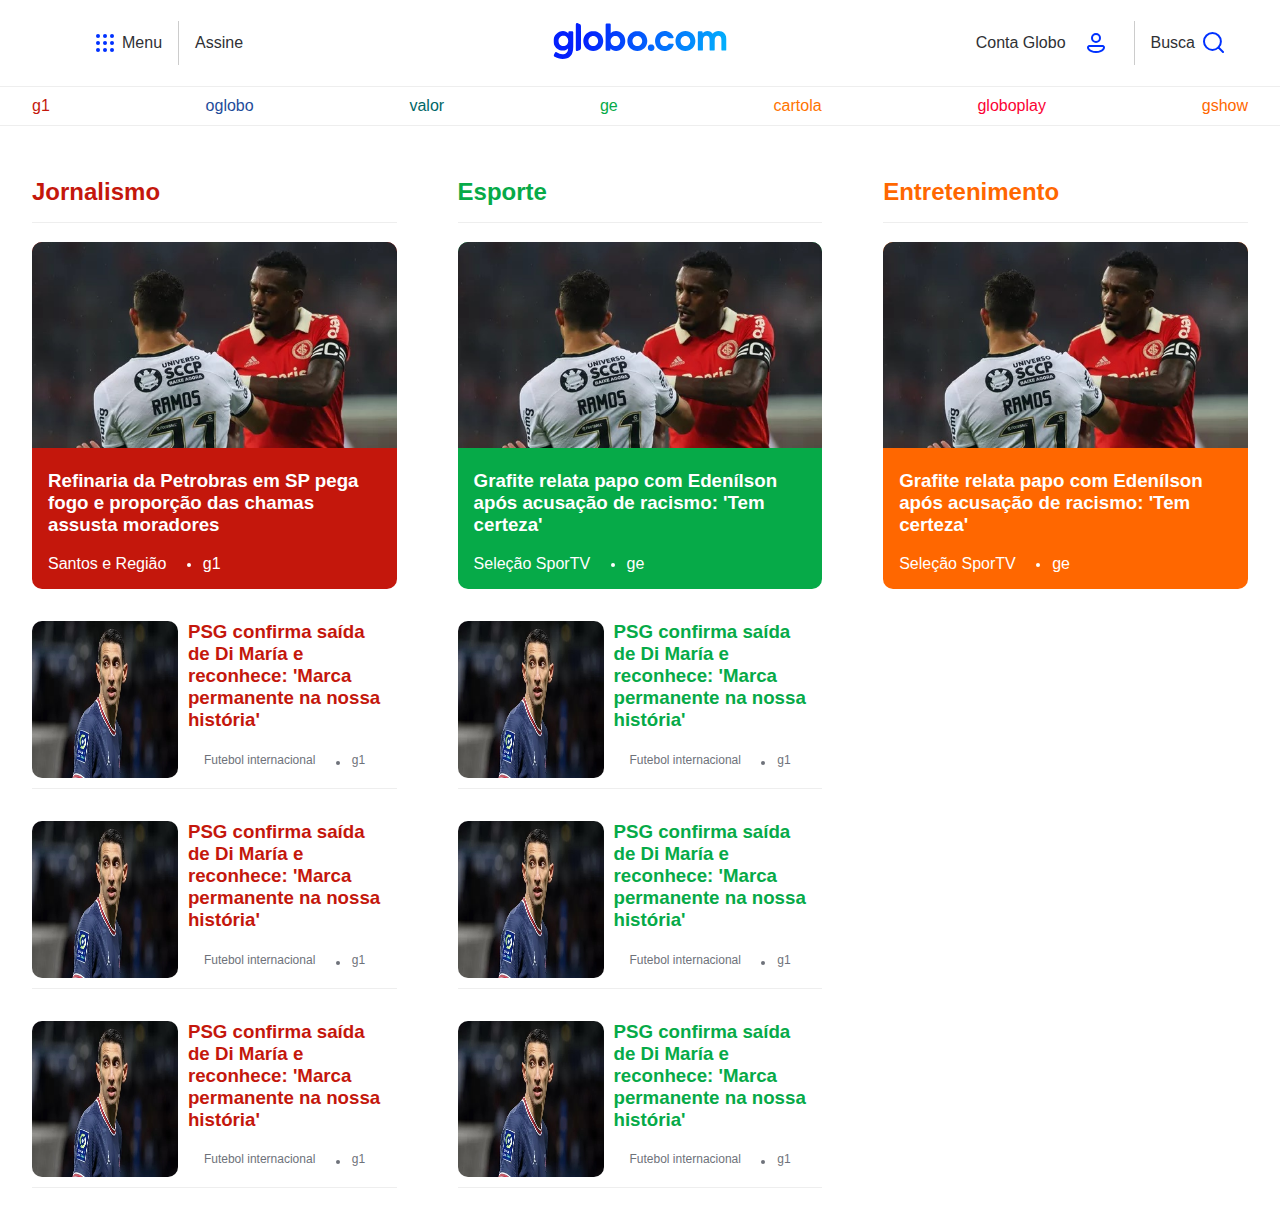
<file: codigos/globo.com/index.html>
<!DOCTYPE html>
<html lang="pt-br">

<head>
  <meta charset="UTF-8">
  <meta name="viewport" content="width=device-width, initial-scale=1.0">
  <title>globo.com</title>
  <link rel="stylesheet" href="css/main.css">
</head>

<body>
  <header>
    <div class="topo">
      <div class="menu">
        <ul>
          <li><a href="#"><img width="18px" height="18px" src="img/menu-button.svg">Menu</a></li>
          <li><a href="#">Assine</a></li>
        </ul>
      </div>
      <div class="logo">
        <a href="#"><img src="img/header-grid-logo.svg"></a>
      </div>
      <div class="login">
        <ul>
          <li><a href="#">Conta Globo<img width="44px" height="44px" src="img/nonlogged-button.svg"></a></li>
          <li><a href="#">Busca<img width="21px" height="21px" src="img/icon-search.svg"></a></li>
        </ul>
      </div>
    </div>
    <nav>
      <ul>
        <li><a class="texto-g1" href="#">g1</a></li>
        <li><a class="texto-oglobo" href="#">oglobo</a></li>
        <li><a class="texto-valor" href="#">valor</a></li>
        <li><a class="texto-ge" href="#">ge</a></li>
        <li><a class="texto-cartola" href="#">cartola</a></li>
        <li><a class="texto-globoplay" href="#">globoplay</a></li>
        <li><a class="texto-gshow" href="#">gshow</a></li>
      </ul>
    </nav>
  </header>
  <main>
    <section class="jornalistmo">
      <h2 class="texto-g1">
        Jornalismo
      </h2>
      <div class="destaque bg-g1">
        <img src="img/destaque.jpg">
        <h3>
          Refinaria da Petrobras em SP pega fogo e
          proporção das chamas assusta moradores
        </h3>
        <span>Santos e Região</span>
        <span class="destaque-secao">g1</span>
      </div>

      <div class="noticia">
        <img src="img/noticia.jpg">
        <div>
          <h3 class="texto-g1">PSG confirma saída de Di María e reconhece:
            'Marca permanente na nossa história'</h3>
          <span>Futebol internacional</span>
          <span class="destaque-secao">g1</span>
        </div>
      </div>

      <div class="noticia">
        <img src="img/noticia.jpg">
        <div>
          <h3 class="texto-g1">PSG confirma saída de Di María e reconhece: 'Marca permanente na nossa história'</h3>
          <span>Futebol internacional</span>
          <span class="destaque-secao">g1</span>
        </div>
      </div>


      <div class="noticia">
        <img src="img/noticia.jpg">
        <div>
          <h3 class="texto-g1">PSG confirma saída de Di María e reconhece: 'Marca permanente na nossa história'</h3>
          <span>Futebol internacional</span>
          <span class="destaque-secao">g1</span>
        </div>
      </div>

    </section>

    <section class="esporte">
      <h2 class="texto-ge">Esporte</h2>
      <div class="destaque bg-ge">
        <img src="img/destaque.jpg">
        <h3>
          Grafite relata papo com Edenílson após acusação de racismo: 'Tem certeza'
        </h3>
        <span>Seleção SporTV</span>
        <span class="destaque-secao">ge</span>
      </div>

      <div class="noticia">
        <img src="img/noticia.jpg">
        <div>
          <h3 class="texto-ge">PSG confirma saída de Di María e reconhece: 'Marca permanente na nossa história'</h3>
          <span>Futebol internacional</span>
          <span class="destaque-secao">g1</span>
        </div>
      </div>

      <div class="noticia">
        <img src="img/noticia.jpg">
        <div>
          <h3 class="texto-ge">PSG confirma saída de Di María e reconhece: 'Marca permanente na nossa história'</h3>
          <span>Futebol internacional</span>
          <span class="destaque-secao">g1</span>
        </div>
      </div>


      <div class="noticia">
        <img src="img/noticia.jpg">
        <div>
          <h3 class="texto-ge">PSG confirma saída de Di María e reconhece: 'Marca permanente na nossa história'</h3>
          <span>Futebol internacional</span>
          <span class="destaque-secao">g1</span>
        </div>
      </div>
    </section>

    <section class="entretenimento">
      <h2 class="texto-gshow">Entretenimento</h2>
      <div class="destaque bg-gshow">
        <img src="img/destaque.jpg">
        <h3>
          Grafite relata papo com Edenílson após acusação de racismo: 'Tem certeza'
        </h3>
        <span>Seleção SporTV</span>
        <span class="destaque-secao">ge</span>
      </div>
    </section>
  </main>
</body>

</html>
</file>
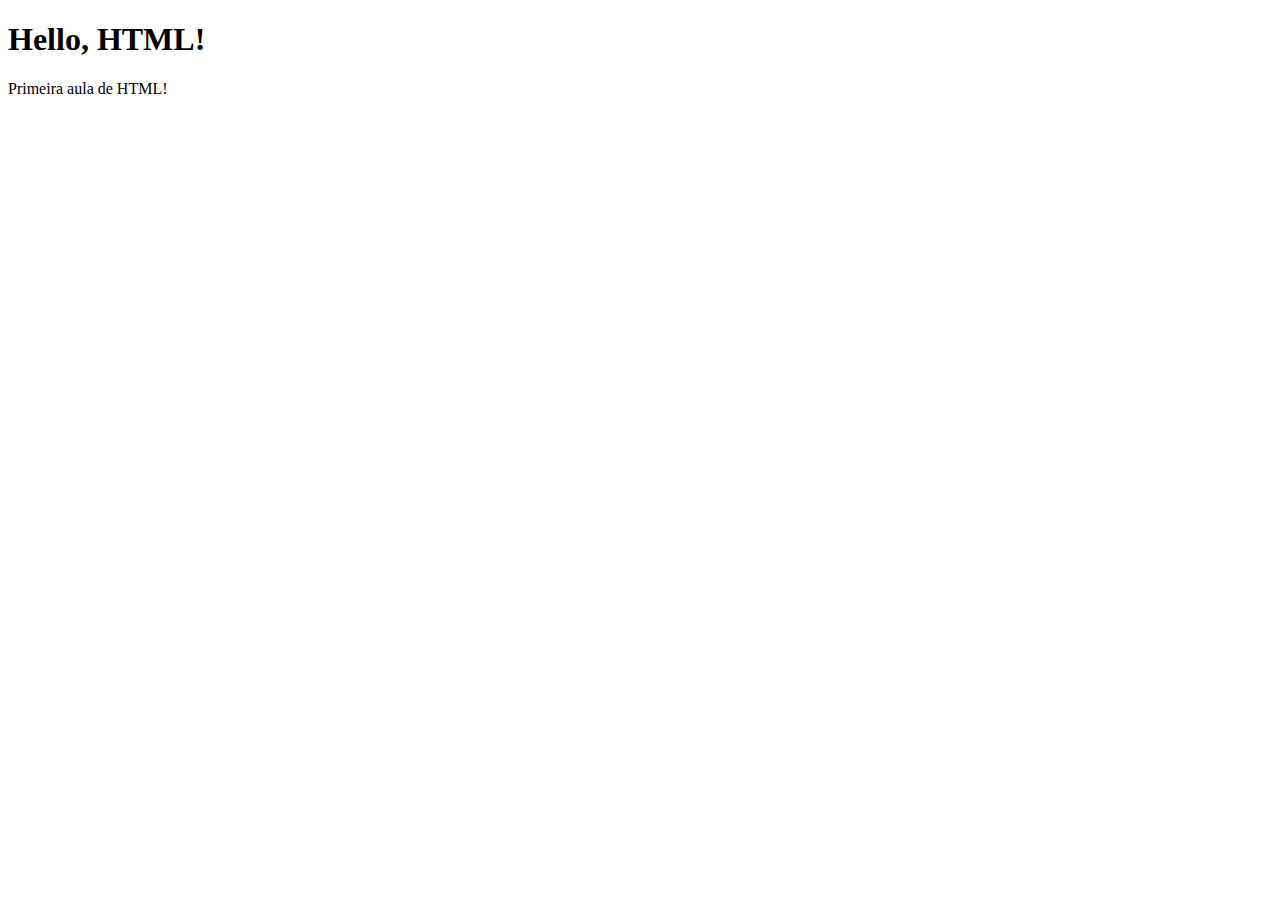
<file: codigos/hello.html>
<!DOCTYPE html>
<html lang="pt-Br">

<head>
  <meta charset="UTF-8">
  <meta name="viewport" content="width=device-width, initial-scale=1.0">
  <title>Hello HTML!</title>
</head>

<body>
  <h1>Hello, HTML!</h1>
  <p>Primeira aula de HTML!</p>
</body>

</html>
</file>
<file: codigos/globo.com/css/main.css>
*{
  box-sizing: border-box;
}

body{
  margin: 0;
  font-family: Inter,-apple-system,BlinkMacSystemFont,"Avenir Next",Avenir,"Helvetica Neue",Helvetica,Ubuntu,Roboto,Noto,"Segoe UI",Arial,sans-serif;
}

img{
  max-width: 100%;
}

.topo{
  display: flex;
  justify-content: space-between;
  padding: 0.3rem 2.5rem;
  align-items: center;
}

.topo div{
  width: 33%;
  display: flex;
}

.menu{
  justify-content: flex-start;
}

.logo{
  justify-content: center;
}

.login{
  justify-content: flex-end;
}

.topo ul{
  display: flex;
  align-items: center;
}

.topo ul li{
  list-style: none;
  padding: 0 1rem;
}

.topo ul li:first-child{
  border-right: 1px solid #ccc;
}

.topo ul li a{
  display: flex;
  align-items: center;
  column-gap: 0.5rem;
  text-decoration: none;
  color: #2f3134;
  height: 44px;
}

nav{
  height: 40px;
  border-top: 1px solid #eee;
  border-bottom: 1px solid #eee;
  width: 100vw;
}

nav ul{
  display: flex;
  justify-content: space-between;
  align-items: center;
  padding: 0 2rem;
  margin: 0;
  height: 100%;
}

nav ul li{
  list-style: none;
}

a{
  text-decoration: none;
}

.texto-g1{
  color: #c4170c;
}

.texto-oglobo{
  color: #1e4c9a;
}

.texto-valor{
  color: #006767;
}

.texto-ge{
  color: #06aa48;
}

.texto-cartola{
  color: #ff7400;
}

.texto-globoplay{
  color: #fb0234;
}

.texto-gshow{
  color: #ff6700;
}

main{
  display: flex;
  justify-content: space-between;
  padding: 2rem;
}

main section{
  width: 30%;
}

main section h2{
  border-bottom: 1px solid #eee;
  padding-bottom: 1rem;
}

.bg-g1{
  background-color: #c4170c;
}
.bg-ge{
  background-color: #06aa48;
}
.bg-gshow{
  background-color: #ff6700;
}

.destaque{
  border-radius: 10px;
  color: #fff;
  padding-bottom: 1rem;
}

.destaque img{
  border-radius: 10px 10px 0 0;
}

.destaque h3, .destaque span{
  padding: 0 1rem;
}

.destaque-secao{
  position: relative;
}

.destaque-secao::before{
  content: "";
  width: 4px;
  height: 4px;
  border-radius: 100%;
  display: inline-block;
  top: 8px;
  position: absolute;
  left: 0;
  background-color: #fff;
}


.noticia{
  display: flex;
  margin-top: 2em;
  border-bottom: 1px solid #eee;
  padding-bottom: 10px;
}

.noticia img{
  width: 40%;
  border-radius: 10px;
}

.noticia h3{
  margin-top: 0;
}

.noticia div{
  padding: 0 10px 10px 10px;
}

.noticia span{
  color: #6e727a;
  font-size: 12px;
  padding: 0 1rem;
}

.noticia .destaque-secao::before{
  background-color: #6e727a;
}
</file>
